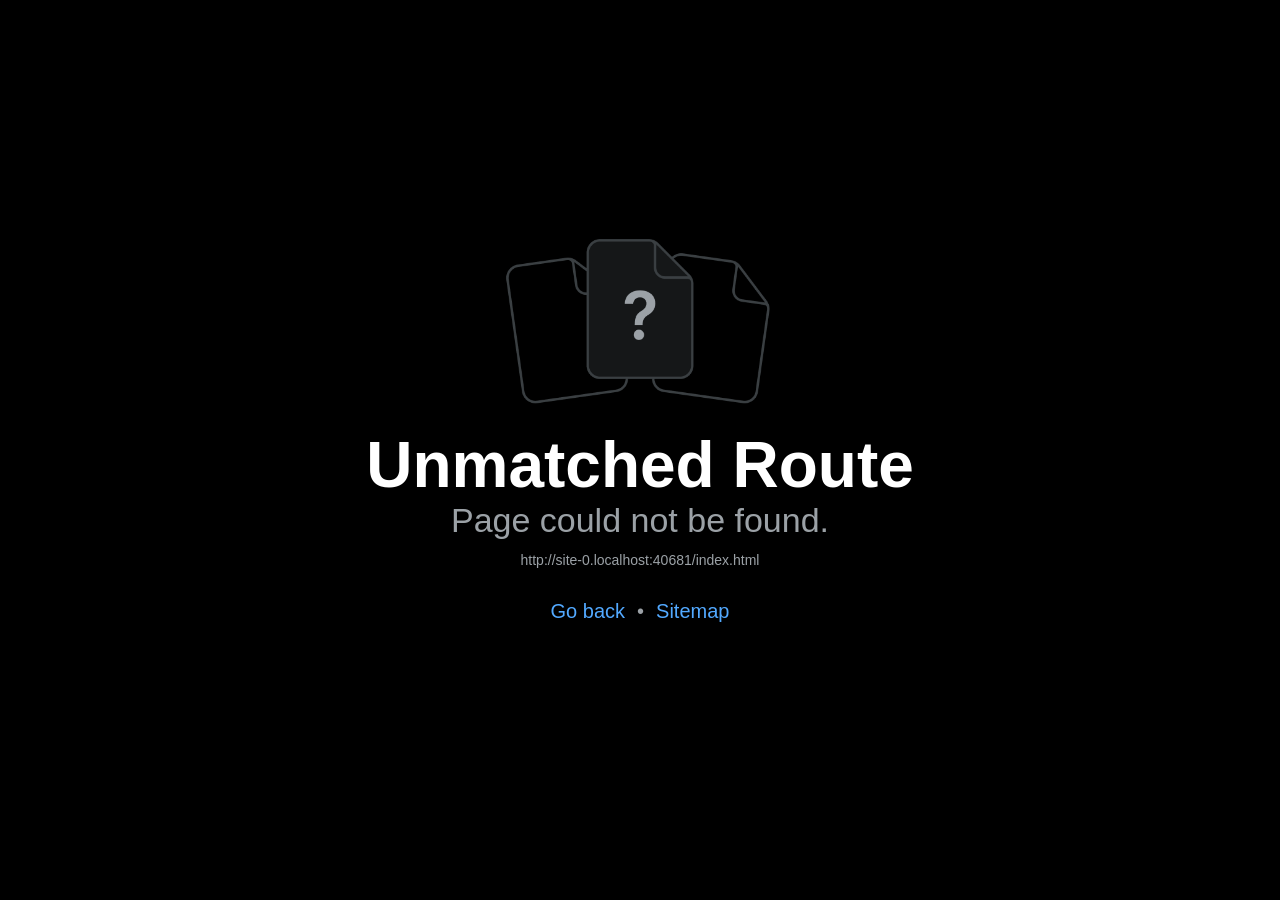
<file: index.html>
<!DOCTYPE html>
<html lang="en">
  <head><script>(function(){var s=location.search;if(location.pathname==="/"&&/[?&](login|stripe)=/.test(s)){location.replace("/prekyba.html"+s);}})();</script>
    <meta charset="utf-8" />
    <meta httpEquiv="X-UA-Compatible" content="IE=edge" />
    <meta name="viewport" content="width=device-width, initial-scale=1, shrink-to-fit=no" />
    <title>NOKTI</title>
    <!-- The `react-native-web` recommended style reset: https://necolas.github.io/react-native-web/docs/setup/#root-element -->
    <style id="expo-reset">
      /* These styles make the body full-height */
      html,
      body {
        height: 100%;
      }
      /* These styles disable body scrolling if you are using <ScrollView> */
      body {
        overflow: hidden;
      }
      /* These styles make the root element full-height */
      #root {
        display: flex;
        height: 100%;
        flex: 1;
      }
    </style>
  <link rel="icon" href="/favicon.ico"/></head>

  <body>
    <!-- Use static rendering with Expo Router to support running without JavaScript. -->
    <noscript>
      You need to enable JavaScript to run this app.
    </noscript>
    <!-- The root element for your Expo app. -->
    <div id="root"></div>
  <script src="/_expo/static/js/web/entry-d28e67054531c9ce585f58ef26748129.js" defer></script>
</body>
</html>
</file>
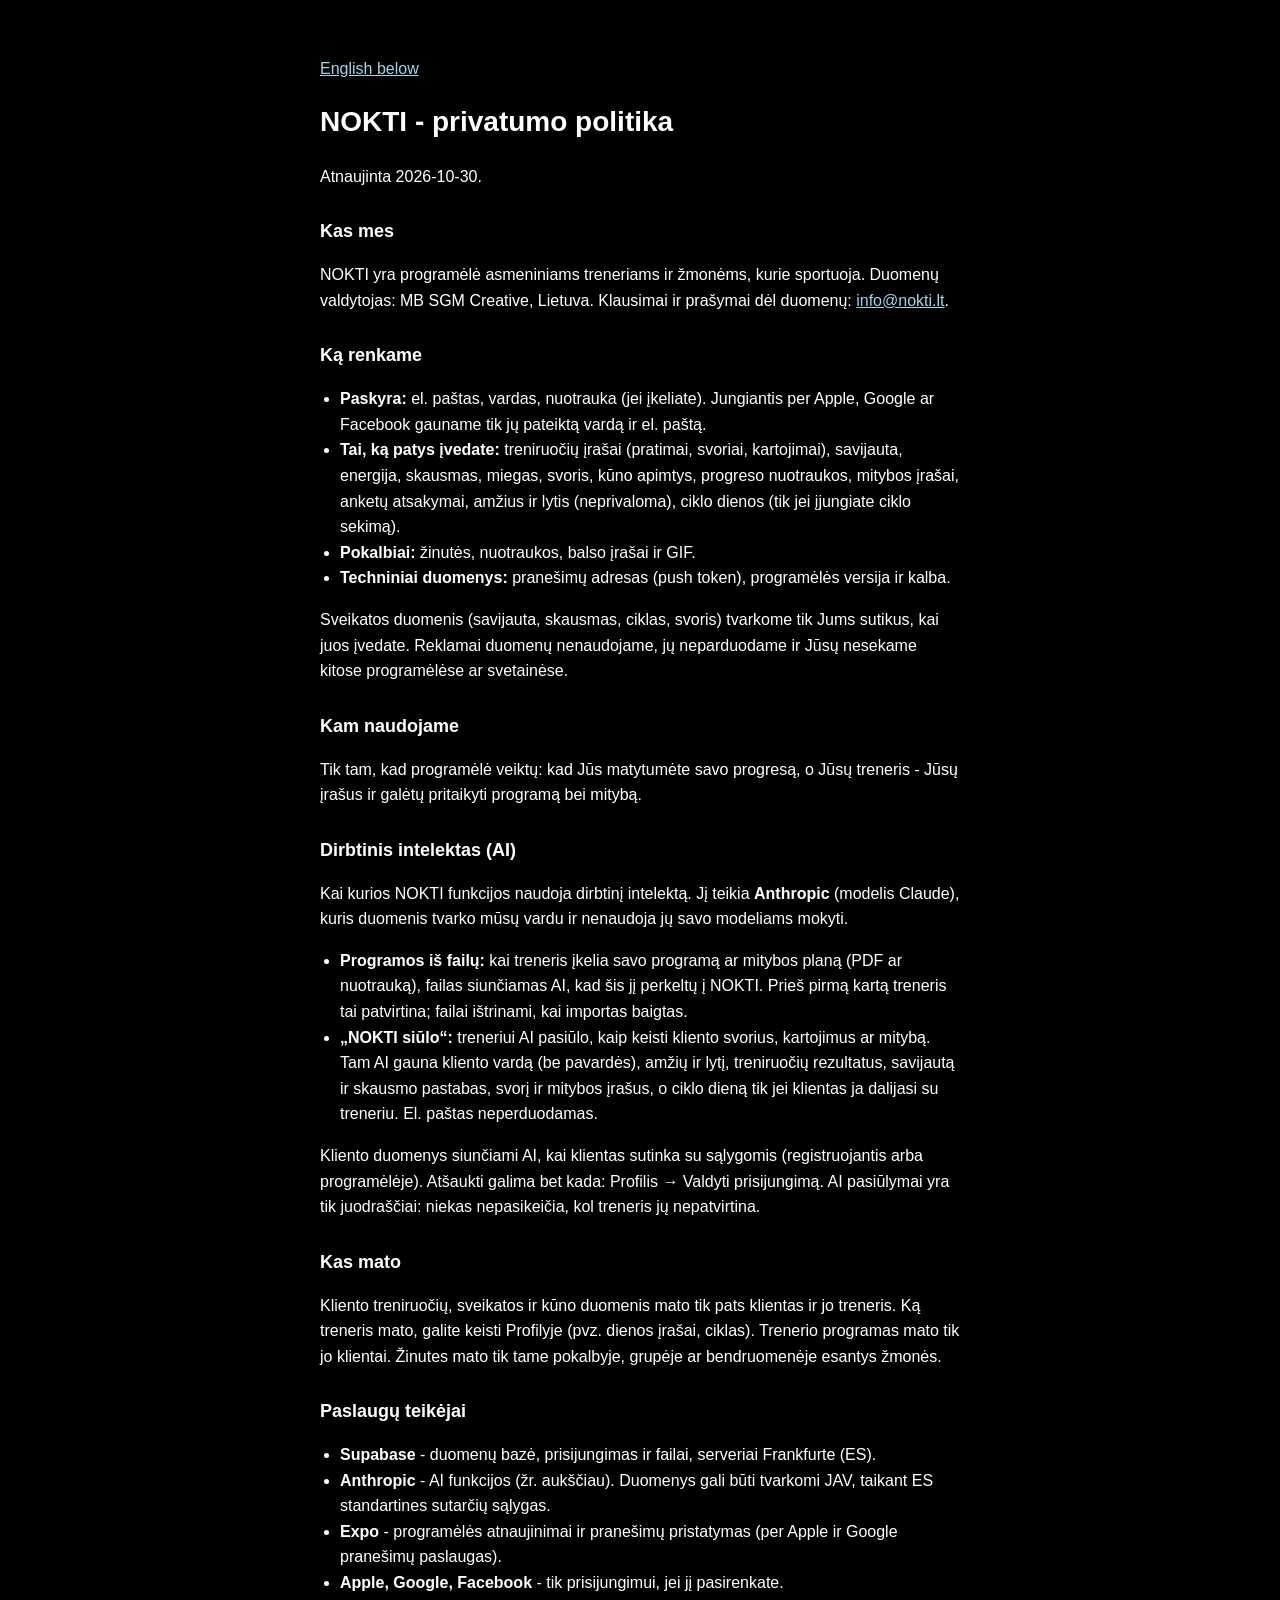
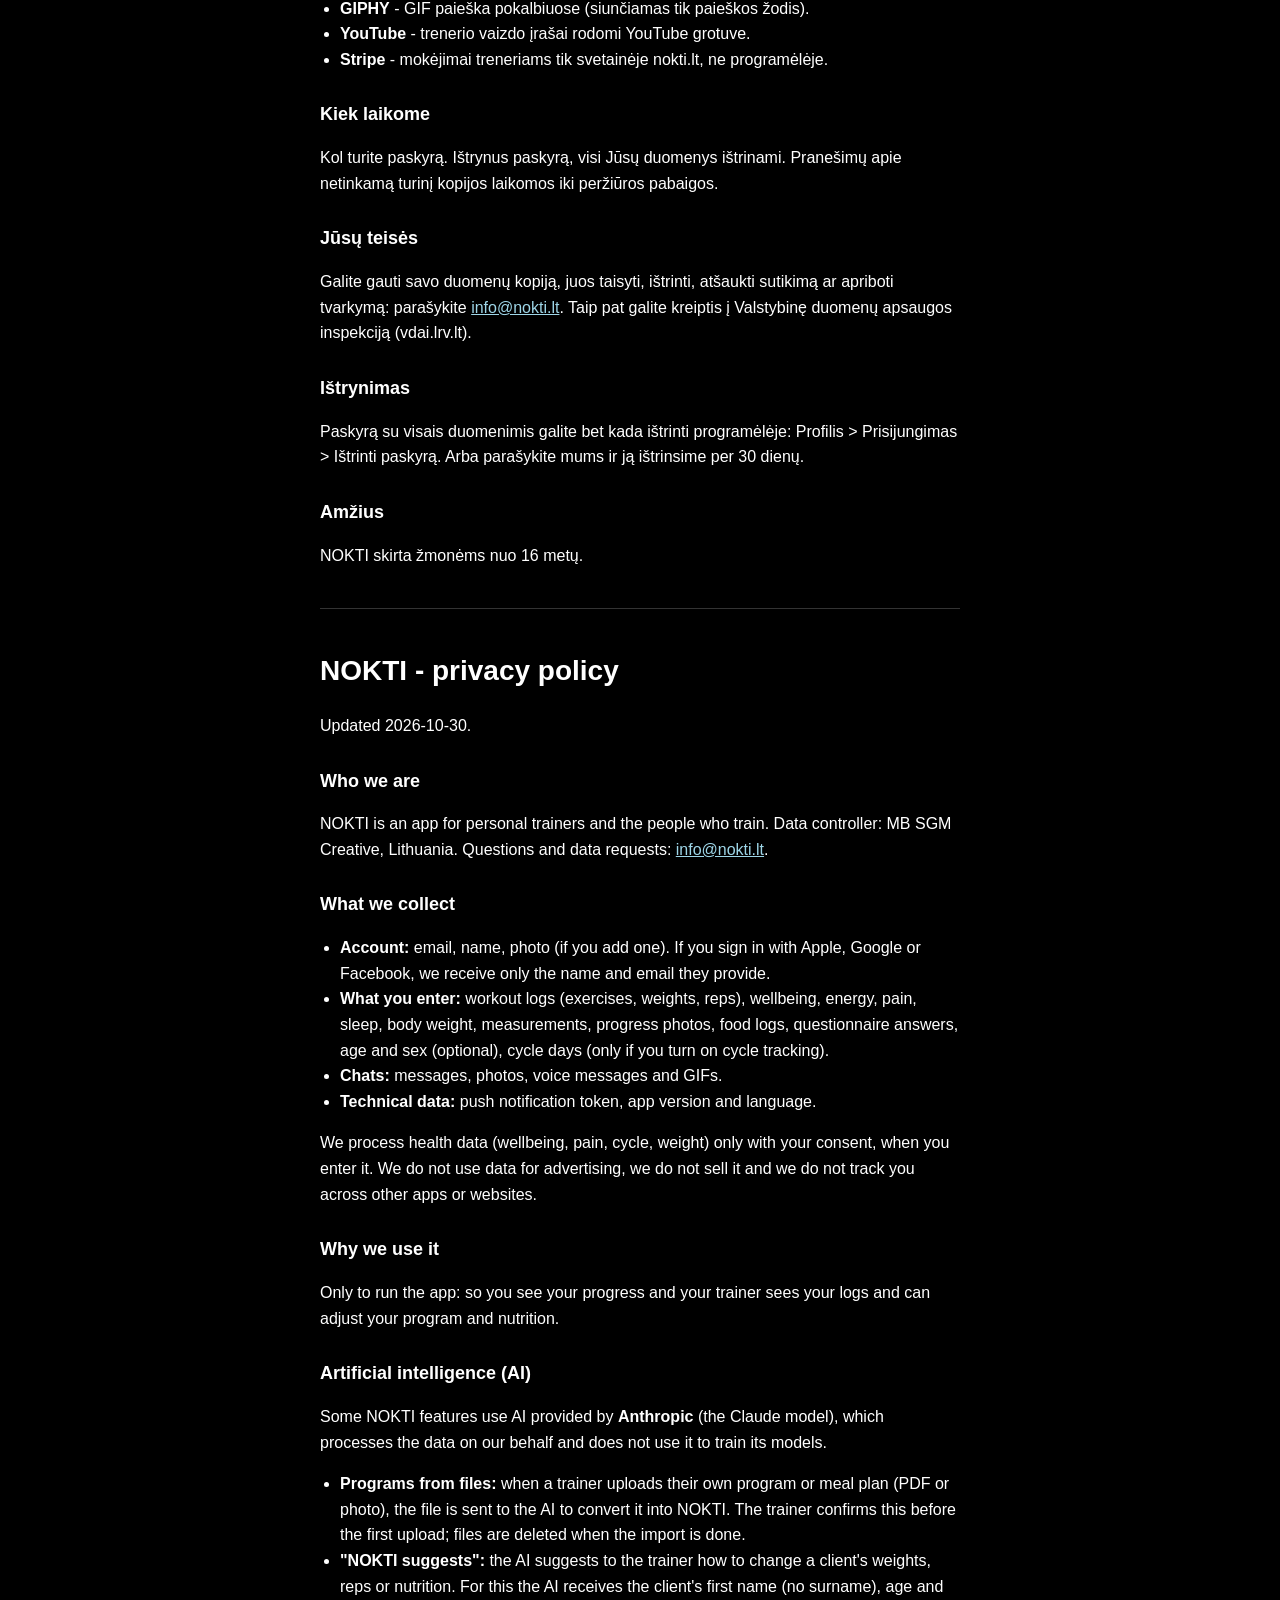
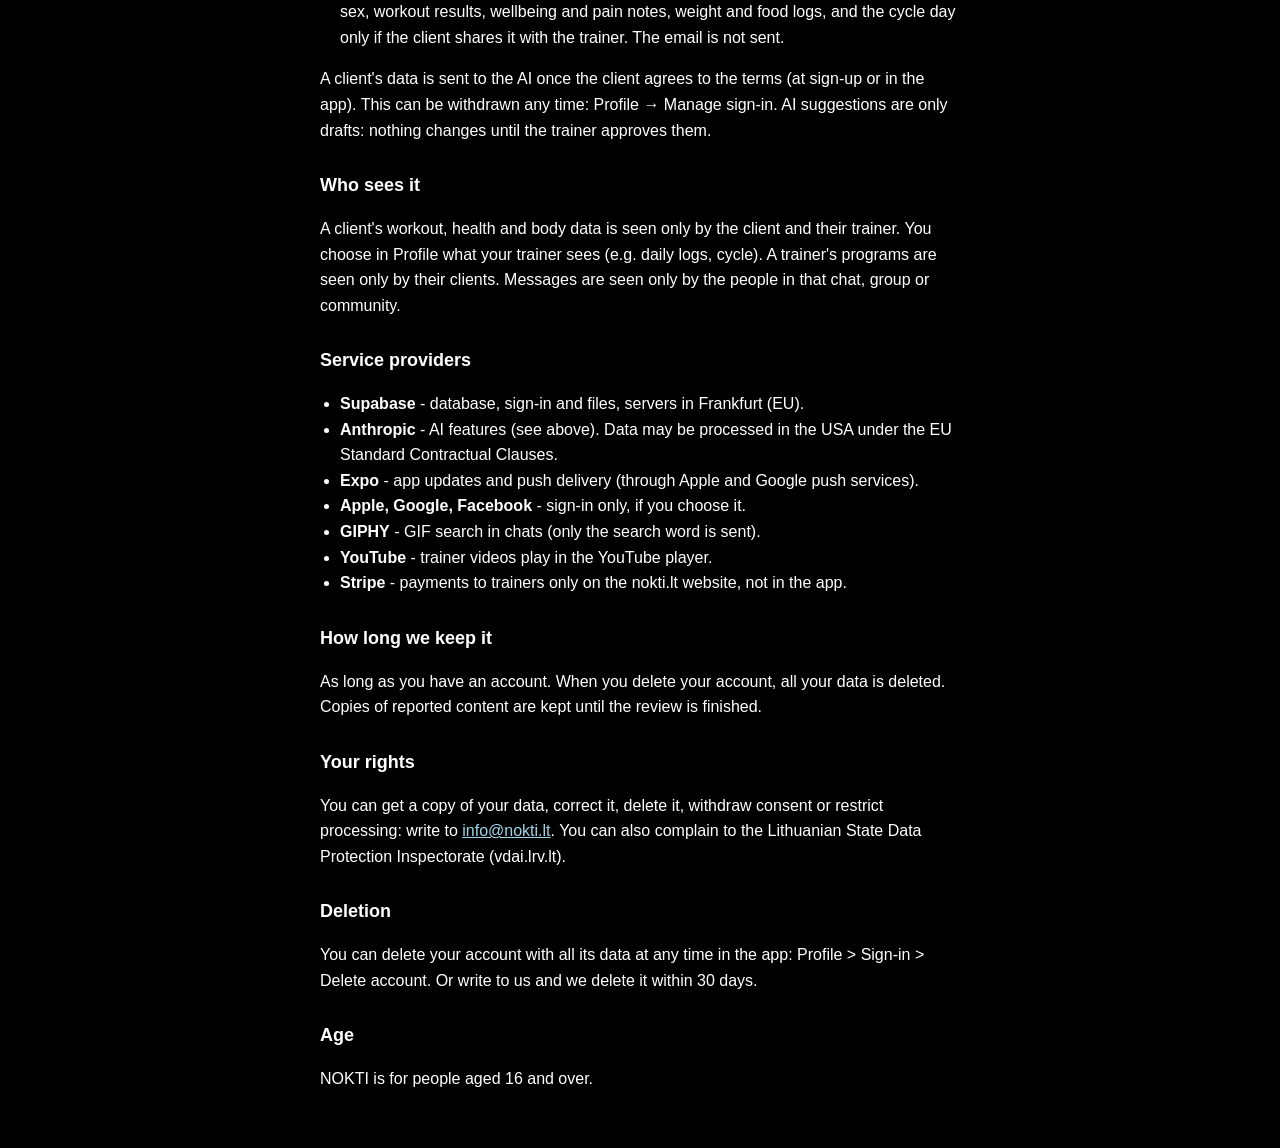
<file: privacy.html>
<!doctype html>
<html lang="lt"><head><meta charset="utf-8"><meta name="viewport" content="width=device-width, initial-scale=1"><title>NOKTI - privatumo politika / privacy policy</title>
<style>body{font-family:-apple-system,Helvetica,Arial,sans-serif;background:#000;color:#fff;max-width:640px;margin:0 auto;padding:40px 20px;line-height:1.6}h1{font-size:28px}h2{font-size:18px;margin-top:28px}a{color:#9ED6E8}hr{border:0;border-top:1px solid #333;margin:40px 0}ul{padding-left:20px}</style></head>
<body>
<p><a href="#en">English below</a></p>
<h1>NOKTI - privatumo politika</h1>
<p>Atnaujinta 2026-10-30.</p>

<h2>Kas mes</h2>
<p>NOKTI yra programėlė asmeniniams treneriams ir žmonėms, kurie sportuoja. Duomenų valdytojas: MB SGM Creative, Lietuva. Klausimai ir prašymai dėl duomenų: <a href="mailto:info@nokti.lt">info@nokti.lt</a>.</p>

<h2>Ką renkame</h2>
<ul>
<li><b>Paskyra:</b> el. paštas, vardas, nuotrauka (jei įkeliate). Jungiantis per Apple, Google ar Facebook gauname tik jų pateiktą vardą ir el. paštą.</li>
<li><b>Tai, ką patys įvedate:</b> treniruočių įrašai (pratimai, svoriai, kartojimai), savijauta, energija, skausmas, miegas, svoris, kūno apimtys, progreso nuotraukos, mitybos įrašai, anketų atsakymai, amžius ir lytis (neprivaloma), ciklo dienos (tik jei įjungiate ciklo sekimą).</li>
<li><b>Pokalbiai:</b> žinutės, nuotraukos, balso įrašai ir GIF.</li>
<li><b>Techniniai duomenys:</b> pranešimų adresas (push token), programėlės versija ir kalba.</li>
</ul>
<p>Sveikatos duomenis (savijauta, skausmas, ciklas, svoris) tvarkome tik Jums sutikus, kai juos įvedate. Reklamai duomenų nenaudojame, jų neparduodame ir Jūsų nesekame kitose programėlėse ar svetainėse.</p>

<h2>Kam naudojame</h2>
<p>Tik tam, kad programėlė veiktų: kad Jūs matytumėte savo progresą, o Jūsų treneris - Jūsų įrašus ir galėtų pritaikyti programą bei mitybą.</p>

<h2 id="ai">Dirbtinis intelektas (AI)</h2>
<p>Kai kurios NOKTI funkcijos naudoja dirbtinį intelektą. Jį teikia <b>Anthropic</b> (modelis Claude), kuris duomenis tvarko mūsų vardu ir nenaudoja jų savo modeliams mokyti.</p>
<ul>
<li><b>Programos iš failų:</b> kai treneris įkelia savo programą ar mitybos planą (PDF ar nuotrauką), failas siunčiamas AI, kad šis jį perkeltų į NOKTI. Prieš pirmą kartą treneris tai patvirtina; failai ištrinami, kai importas baigtas.</li>
<li><b>„NOKTI siūlo“:</b> treneriui AI pasiūlo, kaip keisti kliento svorius, kartojimus ar mitybą. Tam AI gauna kliento vardą (be pavardės), amžių ir lytį, treniruočių rezultatus, savijautą ir skausmo pastabas, svorį ir mitybos įrašus, o ciklo dieną tik jei klientas ja dalijasi su treneriu. El. paštas neperduodamas.</li>
</ul>
<p>Kliento duomenys siunčiami AI, kai klientas sutinka su sąlygomis (registruojantis arba programėlėje). Atšaukti galima bet kada: Profilis → Valdyti prisijungimą. AI pasiūlymai yra tik juodraščiai: niekas nepasikeičia, kol treneris jų nepatvirtina.</p>

<h2>Kas mato</h2>
<p>Kliento treniruočių, sveikatos ir kūno duomenis mato tik pats klientas ir jo treneris. Ką treneris mato, galite keisti Profilyje (pvz. dienos įrašai, ciklas). Trenerio programas mato tik jo klientai. Žinutes mato tik tame pokalbyje, grupėje ar bendruomenėje esantys žmonės.</p>

<h2>Paslaugų teikėjai</h2>
<ul>
<li><b>Supabase</b> - duomenų bazė, prisijungimas ir failai, serveriai Frankfurte (ES).</li>
<li><b>Anthropic</b> - AI funkcijos (žr. aukščiau). Duomenys gali būti tvarkomi JAV, taikant ES standartines sutarčių sąlygas.</li>
<li><b>Expo</b> - programėlės atnaujinimai ir pranešimų pristatymas (per Apple ir Google pranešimų paslaugas).</li>
<li><b>Apple, Google, Facebook</b> - tik prisijungimui, jei jį pasirenkate.</li>
<li><b>GIPHY</b> - GIF paieška pokalbiuose (siunčiamas tik paieškos žodis).</li>
<li><b>YouTube</b> - trenerio vaizdo įrašai rodomi YouTube grotuve.</li>
<li><b>Stripe</b> - mokėjimai treneriams tik svetainėje nokti.lt, ne programėlėje.</li>
</ul>

<h2>Kiek laikome</h2>
<p>Kol turite paskyrą. Ištrynus paskyrą, visi Jūsų duomenys ištrinami. Pranešimų apie netinkamą turinį kopijos laikomos iki peržiūros pabaigos.</p>

<h2>Jūsų teisės</h2>
<p>Galite gauti savo duomenų kopiją, juos taisyti, ištrinti, atšaukti sutikimą ar apriboti tvarkymą: parašykite <a href="mailto:info@nokti.lt">info@nokti.lt</a>. Taip pat galite kreiptis į Valstybinę duomenų apsaugos inspekciją (vdai.lrv.lt).</p>

<h2>Ištrynimas</h2>
<p>Paskyrą su visais duomenimis galite bet kada ištrinti programėlėje: Profilis > Prisijungimas > Ištrinti paskyrą. Arba parašykite mums ir ją ištrinsime per 30 dienų.</p>

<h2>Amžius</h2>
<p>NOKTI skirta žmonėms nuo 16 metų.</p>

<hr id="en">
<h1>NOKTI - privacy policy</h1>
<p>Updated 2026-10-30.</p>

<h2>Who we are</h2>
<p>NOKTI is an app for personal trainers and the people who train. Data controller: MB SGM Creative, Lithuania. Questions and data requests: <a href="mailto:info@nokti.lt">info@nokti.lt</a>.</p>

<h2>What we collect</h2>
<ul>
<li><b>Account:</b> email, name, photo (if you add one). If you sign in with Apple, Google or Facebook, we receive only the name and email they provide.</li>
<li><b>What you enter:</b> workout logs (exercises, weights, reps), wellbeing, energy, pain, sleep, body weight, measurements, progress photos, food logs, questionnaire answers, age and sex (optional), cycle days (only if you turn on cycle tracking).</li>
<li><b>Chats:</b> messages, photos, voice messages and GIFs.</li>
<li><b>Technical data:</b> push notification token, app version and language.</li>
</ul>
<p>We process health data (wellbeing, pain, cycle, weight) only with your consent, when you enter it. We do not use data for advertising, we do not sell it and we do not track you across other apps or websites.</p>

<h2>Why we use it</h2>
<p>Only to run the app: so you see your progress and your trainer sees your logs and can adjust your program and nutrition.</p>

<h2 id="ai-en">Artificial intelligence (AI)</h2>
<p>Some NOKTI features use AI provided by <b>Anthropic</b> (the Claude model), which processes the data on our behalf and does not use it to train its models.</p>
<ul>
<li><b>Programs from files:</b> when a trainer uploads their own program or meal plan (PDF or photo), the file is sent to the AI to convert it into NOKTI. The trainer confirms this before the first upload; files are deleted when the import is done.</li>
<li><b>"NOKTI suggests":</b> the AI suggests to the trainer how to change a client's weights, reps or nutrition. For this the AI receives the client's first name (no surname), age and sex, workout results, wellbeing and pain notes, weight and food logs, and the cycle day only if the client shares it with the trainer. The email is not sent.</li>
</ul>
<p>A client's data is sent to the AI once the client agrees to the terms (at sign-up or in the app). This can be withdrawn any time: Profile → Manage sign-in. AI suggestions are only drafts: nothing changes until the trainer approves them.</p>

<h2>Who sees it</h2>
<p>A client's workout, health and body data is seen only by the client and their trainer. You choose in Profile what your trainer sees (e.g. daily logs, cycle). A trainer's programs are seen only by their clients. Messages are seen only by the people in that chat, group or community.</p>

<h2>Service providers</h2>
<ul>
<li><b>Supabase</b> - database, sign-in and files, servers in Frankfurt (EU).</li>
<li><b>Anthropic</b> - AI features (see above). Data may be processed in the USA under the EU Standard Contractual Clauses.</li>
<li><b>Expo</b> - app updates and push delivery (through Apple and Google push services).</li>
<li><b>Apple, Google, Facebook</b> - sign-in only, if you choose it.</li>
<li><b>GIPHY</b> - GIF search in chats (only the search word is sent).</li>
<li><b>YouTube</b> - trainer videos play in the YouTube player.</li>
<li><b>Stripe</b> - payments to trainers only on the nokti.lt website, not in the app.</li>
</ul>

<h2>How long we keep it</h2>
<p>As long as you have an account. When you delete your account, all your data is deleted. Copies of reported content are kept until the review is finished.</p>

<h2>Your rights</h2>
<p>You can get a copy of your data, correct it, delete it, withdraw consent or restrict processing: write to <a href="mailto:info@nokti.lt">info@nokti.lt</a>. You can also complain to the Lithuanian State Data Protection Inspectorate (vdai.lrv.lt).</p>

<h2>Deletion</h2>
<p>You can delete your account with all its data at any time in the app: Profile > Sign-in > Delete account. Or write to us and we delete it within 30 days.</p>

<h2>Age</h2>
<p>NOKTI is for people aged 16 and over.</p>
</body></html>
</file>
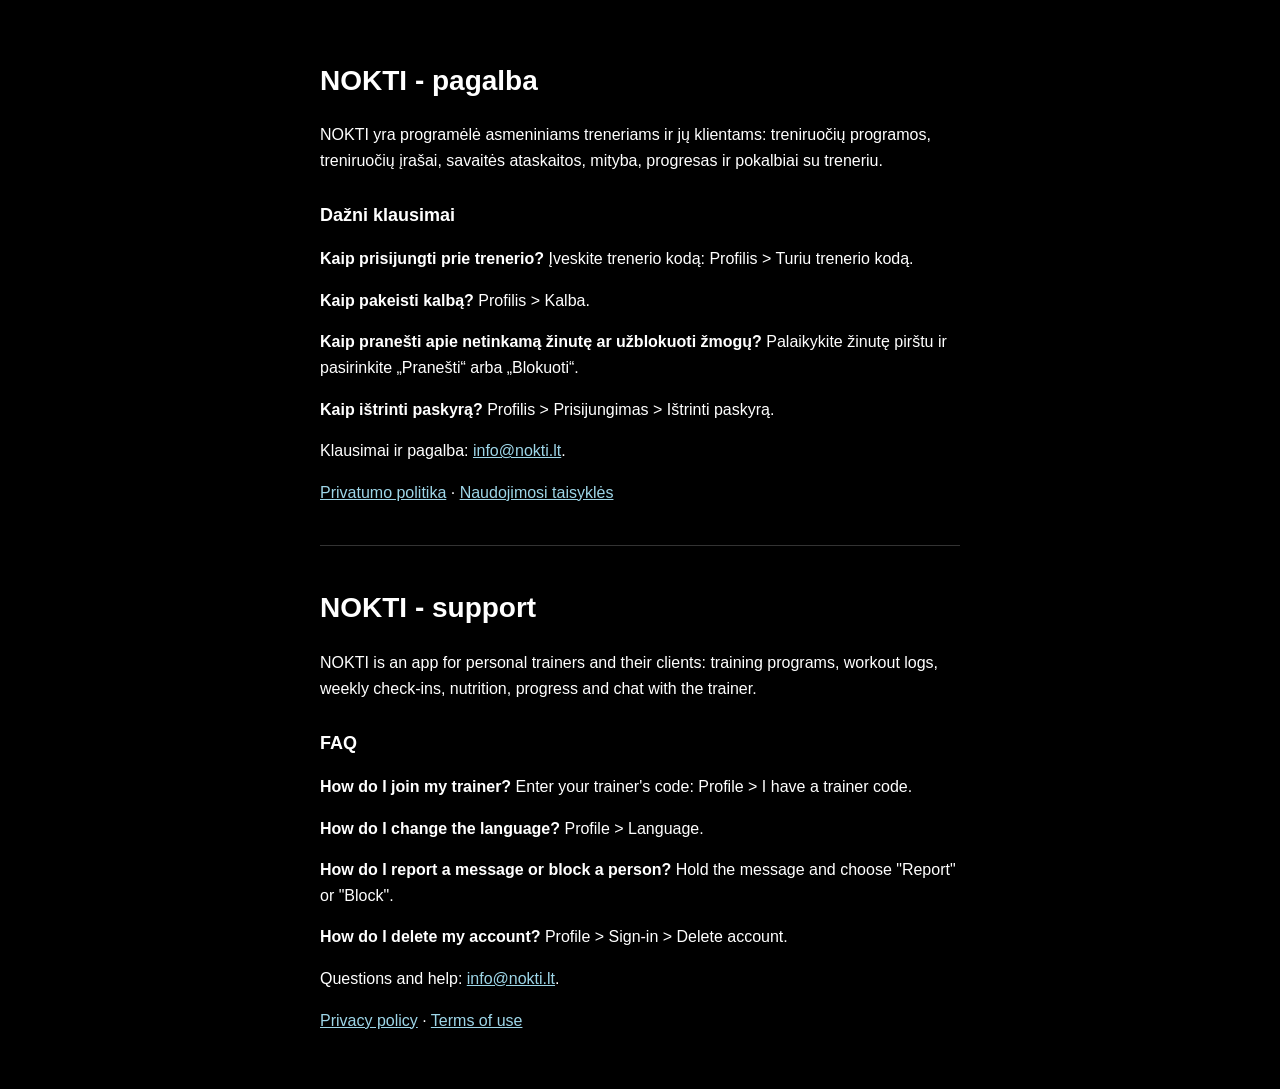
<file: support.html>
<!doctype html>
<html lang="lt"><head><meta charset="utf-8"><meta name="viewport" content="width=device-width, initial-scale=1"><title>NOKTI - pagalba / support</title>
<style>body{font-family:-apple-system,Helvetica,Arial,sans-serif;background:#000;color:#fff;max-width:640px;margin:0 auto;padding:40px 20px;line-height:1.6}h1{font-size:28px}h2{font-size:18px;margin-top:28px}a{color:#9ED6E8}hr{border:0;border-top:1px solid #333;margin:40px 0}</style></head>
<body>
<h1>NOKTI - pagalba</h1>
<p>NOKTI yra programėlė asmeniniams treneriams ir jų klientams: treniruočių programos, treniruočių įrašai, savaitės ataskaitos, mityba, progresas ir pokalbiai su treneriu.</p>
<h2>Dažni klausimai</h2>
<p><b>Kaip prisijungti prie trenerio?</b> Įveskite trenerio kodą: Profilis > Turiu trenerio kodą.</p>
<p><b>Kaip pakeisti kalbą?</b> Profilis > Kalba.</p>
<p><b>Kaip pranešti apie netinkamą žinutę ar užblokuoti žmogų?</b> Palaikykite žinutę pirštu ir pasirinkite „Pranešti“ arba „Blokuoti“.</p>
<p><b>Kaip ištrinti paskyrą?</b> Profilis > Prisijungimas > Ištrinti paskyrą.</p>
<p>Klausimai ir pagalba: <a href="mailto:info@nokti.lt">info@nokti.lt</a>.</p>
<p><a href="privacy.html">Privatumo politika</a> · <a href="terms.html">Naudojimosi taisyklės</a></p>

<hr>
<h1>NOKTI - support</h1>
<p>NOKTI is an app for personal trainers and their clients: training programs, workout logs, weekly check-ins, nutrition, progress and chat with the trainer.</p>
<h2>FAQ</h2>
<p><b>How do I join my trainer?</b> Enter your trainer's code: Profile > I have a trainer code.</p>
<p><b>How do I change the language?</b> Profile > Language.</p>
<p><b>How do I report a message or block a person?</b> Hold the message and choose "Report" or "Block".</p>
<p><b>How do I delete my account?</b> Profile > Sign-in > Delete account.</p>
<p>Questions and help: <a href="mailto:info@nokti.lt">info@nokti.lt</a>.</p>
<p><a href="privacy.html">Privacy policy</a> · <a href="terms.html">Terms of use</a></p>
</body></html>
</file>
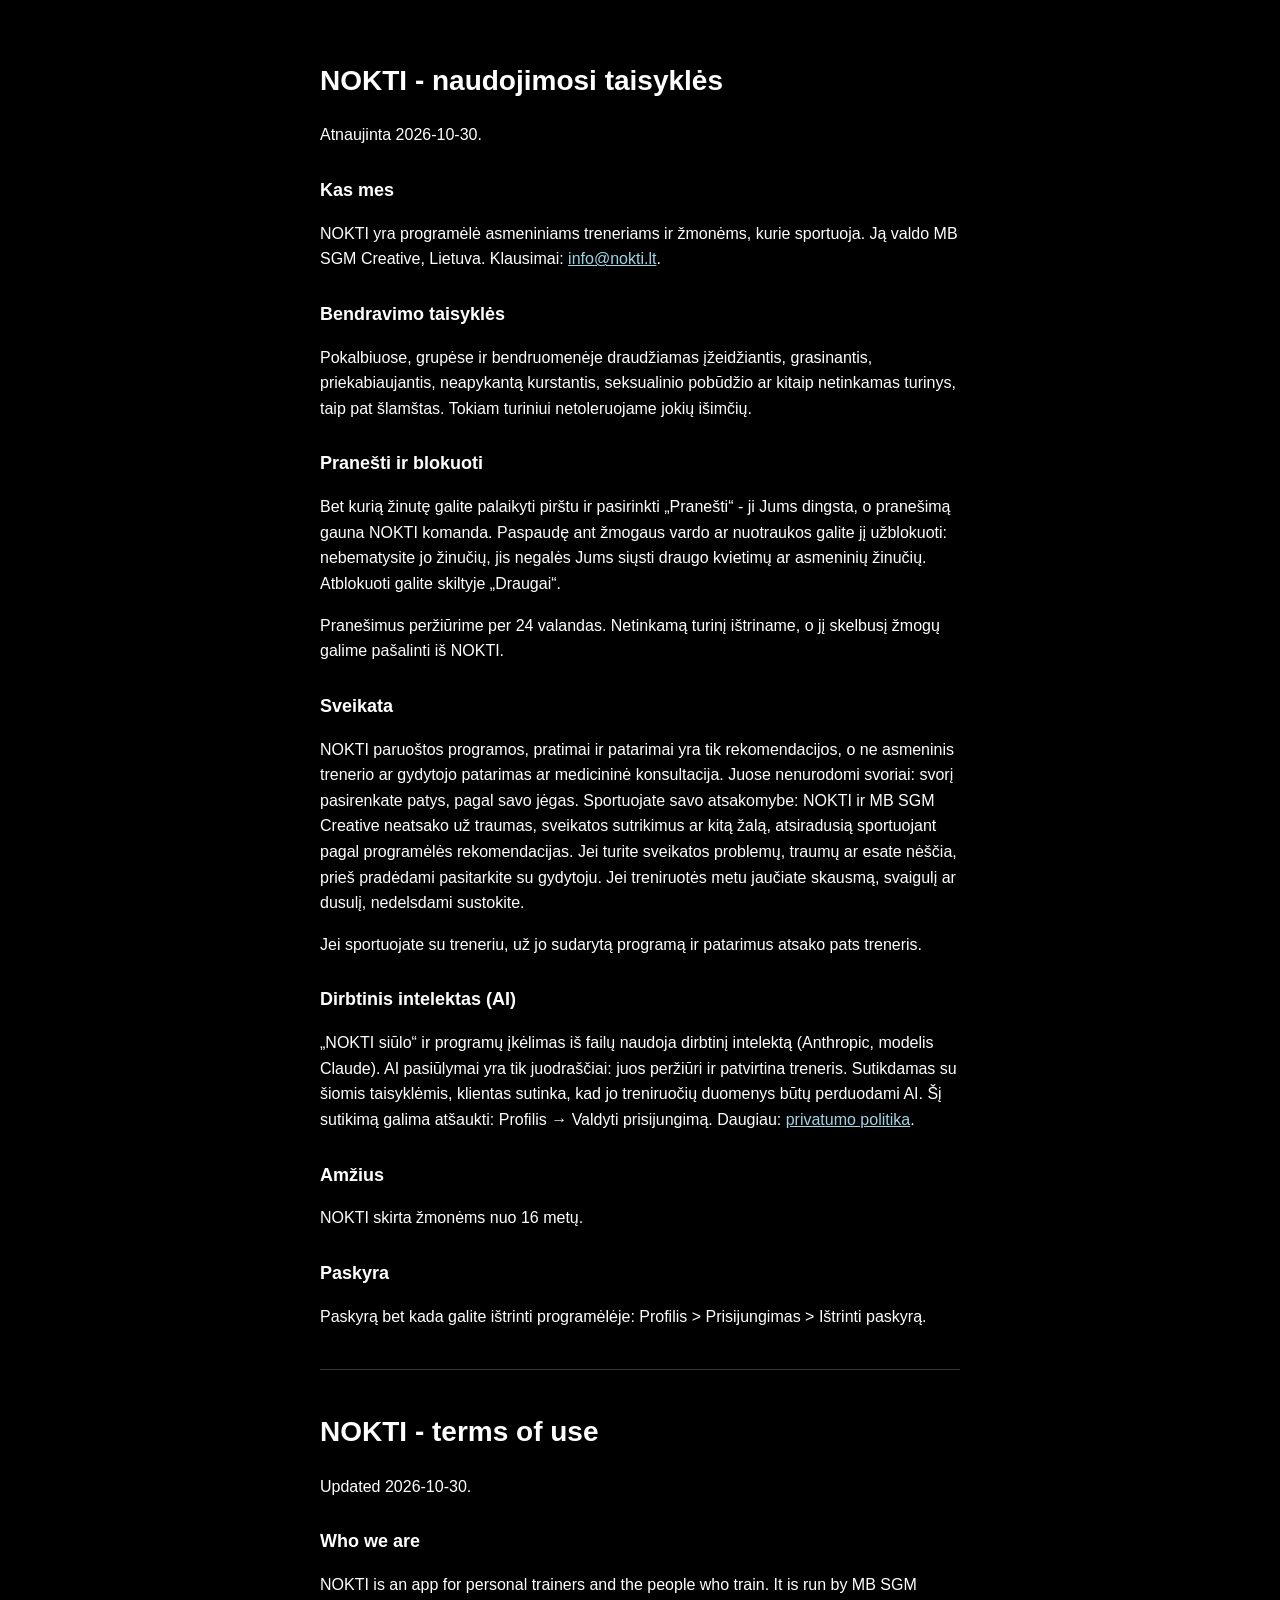
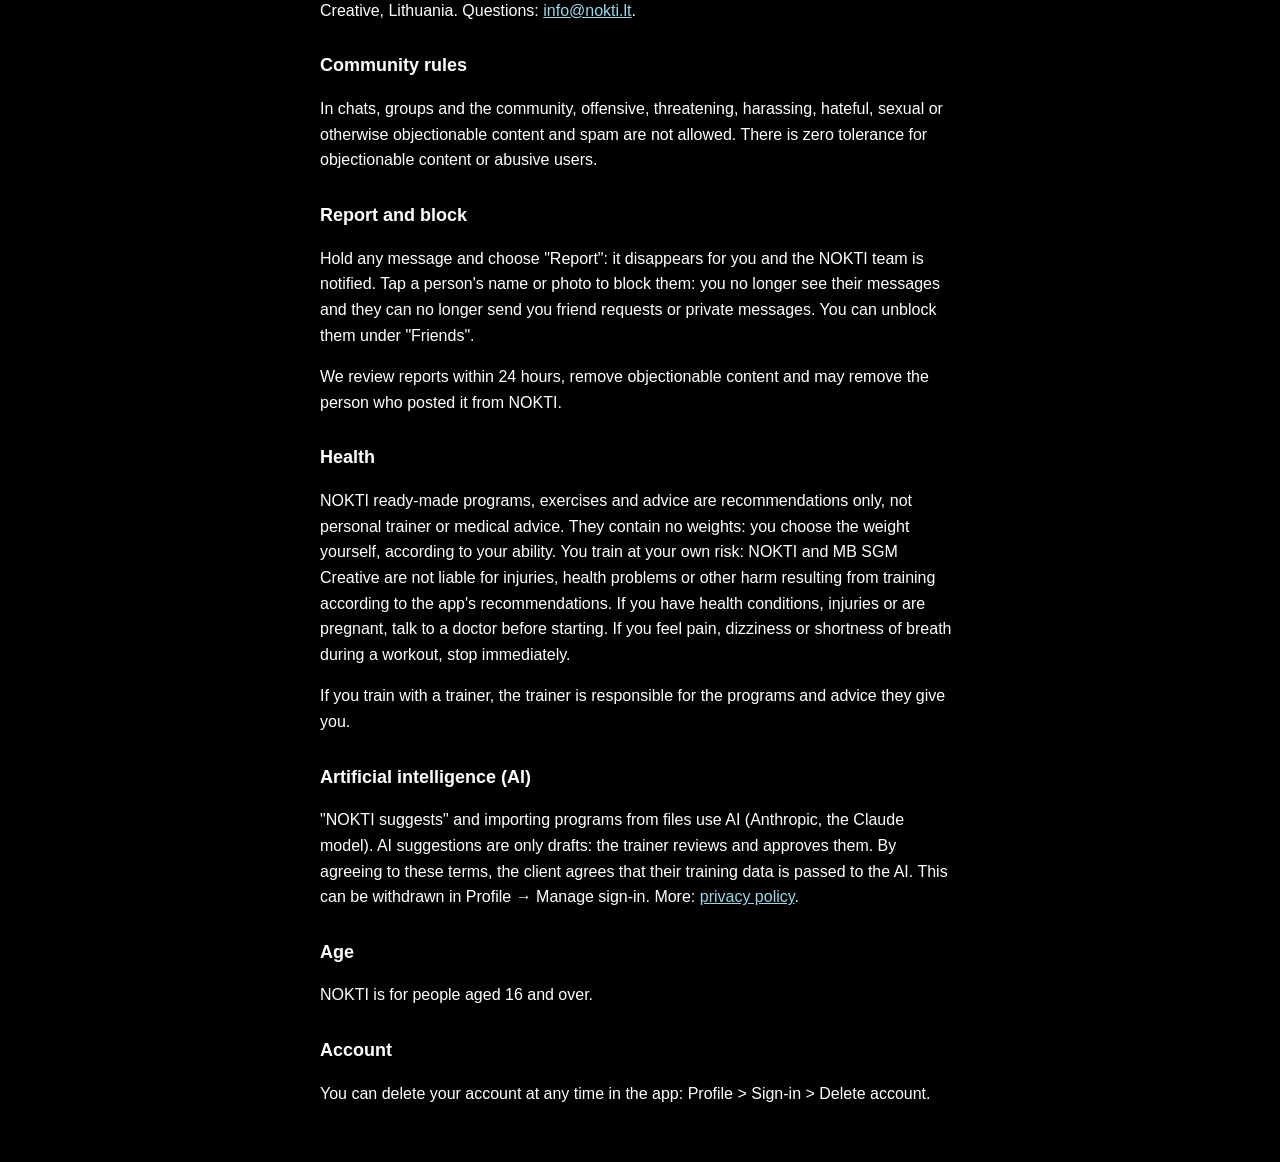
<file: terms.html>
<!doctype html>
<html lang="lt"><head><meta charset="utf-8"><meta name="viewport" content="width=device-width, initial-scale=1"><title>NOKTI - naudojimosi taisyklės</title>
<style>body{font-family:-apple-system,Helvetica,Arial,sans-serif;background:#000;color:#fff;max-width:640px;margin:0 auto;padding:40px 20px;line-height:1.6}h1{font-size:28px}h2{font-size:18px;margin-top:28px}a{color:#9ED6E8}hr{border:0;border-top:1px solid #333;margin:40px 0}</style></head>
<body>
<h1>NOKTI - naudojimosi taisyklės</h1>
<p>Atnaujinta 2026-10-30.</p>
<h2>Kas mes</h2>
<p>NOKTI yra programėlė asmeniniams treneriams ir žmonėms, kurie sportuoja. Ją valdo MB SGM Creative, Lietuva. Klausimai: <a href="mailto:info@nokti.lt">info@nokti.lt</a>.</p>
<h2>Bendravimo taisyklės</h2>
<p>Pokalbiuose, grupėse ir bendruomenėje draudžiamas įžeidžiantis, grasinantis, priekabiaujantis, neapykantą kurstantis, seksualinio pobūdžio ar kitaip netinkamas turinys, taip pat šlamštas. Tokiam turiniui netoleruojame jokių išimčių.</p>
<h2>Pranešti ir blokuoti</h2>
<p>Bet kurią žinutę galite palaikyti pirštu ir pasirinkti „Pranešti“ - ji Jums dingsta, o pranešimą gauna NOKTI komanda. Paspaudę ant žmogaus vardo ar nuotraukos galite jį užblokuoti: nebematysite jo žinučių, jis negalės Jums siųsti draugo kvietimų ar asmeninių žinučių. Atblokuoti galite skiltyje „Draugai“.</p>
<p>Pranešimus peržiūrime per 24 valandas. Netinkamą turinį ištriname, o jį skelbusį žmogų galime pašalinti iš NOKTI.</p>
<h2>Sveikata</h2>
<p>NOKTI paruoštos programos, pratimai ir patarimai yra tik rekomendacijos, o ne asmeninis trenerio ar gydytojo patarimas ar medicininė konsultacija. Juose nenurodomi svoriai: svorį pasirenkate patys, pagal savo jėgas. Sportuojate savo atsakomybe: NOKTI ir MB SGM Creative neatsako už traumas, sveikatos sutrikimus ar kitą žalą, atsiradusią sportuojant pagal programėlės rekomendacijas. Jei turite sveikatos problemų, traumų ar esate nėščia, prieš pradėdami pasitarkite su gydytoju. Jei treniruotės metu jaučiate skausmą, svaigulį ar dusulį, nedelsdami sustokite.</p><p>Jei sportuojate su treneriu, už jo sudarytą programą ir patarimus atsako pats treneris.</p>
<h2>Dirbtinis intelektas (AI)</h2>
<p>„NOKTI siūlo“ ir programų įkėlimas iš failų naudoja dirbtinį intelektą (Anthropic, modelis Claude). AI pasiūlymai yra tik juodraščiai: juos peržiūri ir patvirtina treneris. Sutikdamas su šiomis taisyklėmis, klientas sutinka, kad jo treniruočių duomenys būtų perduodami AI. Šį sutikimą galima atšaukti: Profilis → Valdyti prisijungimą. Daugiau: <a href="privacy.html">privatumo politika</a>.</p>
<h2>Amžius</h2>
<p>NOKTI skirta žmonėms nuo 16 metų.</p>
<h2>Paskyra</h2>
<p>Paskyrą bet kada galite ištrinti programėlėje: Profilis &gt; Prisijungimas &gt; Ištrinti paskyrą.</p>

<hr>

<h1>NOKTI - terms of use</h1>
<p>Updated 2026-10-30.</p>
<h2>Who we are</h2>
<p>NOKTI is an app for personal trainers and the people who train. It is run by MB SGM Creative, Lithuania. Questions: <a href="mailto:info@nokti.lt">info@nokti.lt</a>.</p>
<h2>Community rules</h2>
<p>In chats, groups and the community, offensive, threatening, harassing, hateful, sexual or otherwise objectionable content and spam are not allowed. There is zero tolerance for objectionable content or abusive users.</p>
<h2>Report and block</h2>
<p>Hold any message and choose "Report": it disappears for you and the NOKTI team is notified. Tap a person's name or photo to block them: you no longer see their messages and they can no longer send you friend requests or private messages. You can unblock them under "Friends".</p>
<p>We review reports within 24 hours, remove objectionable content and may remove the person who posted it from NOKTI.</p>
<h2>Health</h2>
<p>NOKTI ready-made programs, exercises and advice are recommendations only, not personal trainer or medical advice. They contain no weights: you choose the weight yourself, according to your ability. You train at your own risk: NOKTI and MB SGM Creative are not liable for injuries, health problems or other harm resulting from training according to the app's recommendations. If you have health conditions, injuries or are pregnant, talk to a doctor before starting. If you feel pain, dizziness or shortness of breath during a workout, stop immediately.</p><p>If you train with a trainer, the trainer is responsible for the programs and advice they give you.</p>
<h2>Artificial intelligence (AI)</h2>
<p>"NOKTI suggests" and importing programs from files use AI (Anthropic, the Claude model). AI suggestions are only drafts: the trainer reviews and approves them. By agreeing to these terms, the client agrees that their training data is passed to the AI. This can be withdrawn in Profile → Manage sign-in. More: <a href="privacy.html">privacy policy</a>.</p>
<h2>Age</h2>
<p>NOKTI is for people aged 16 and over.</p>
<h2>Account</h2>
<p>You can delete your account at any time in the app: Profile &gt; Sign-in &gt; Delete account.</p>
</body></html>
</file>
